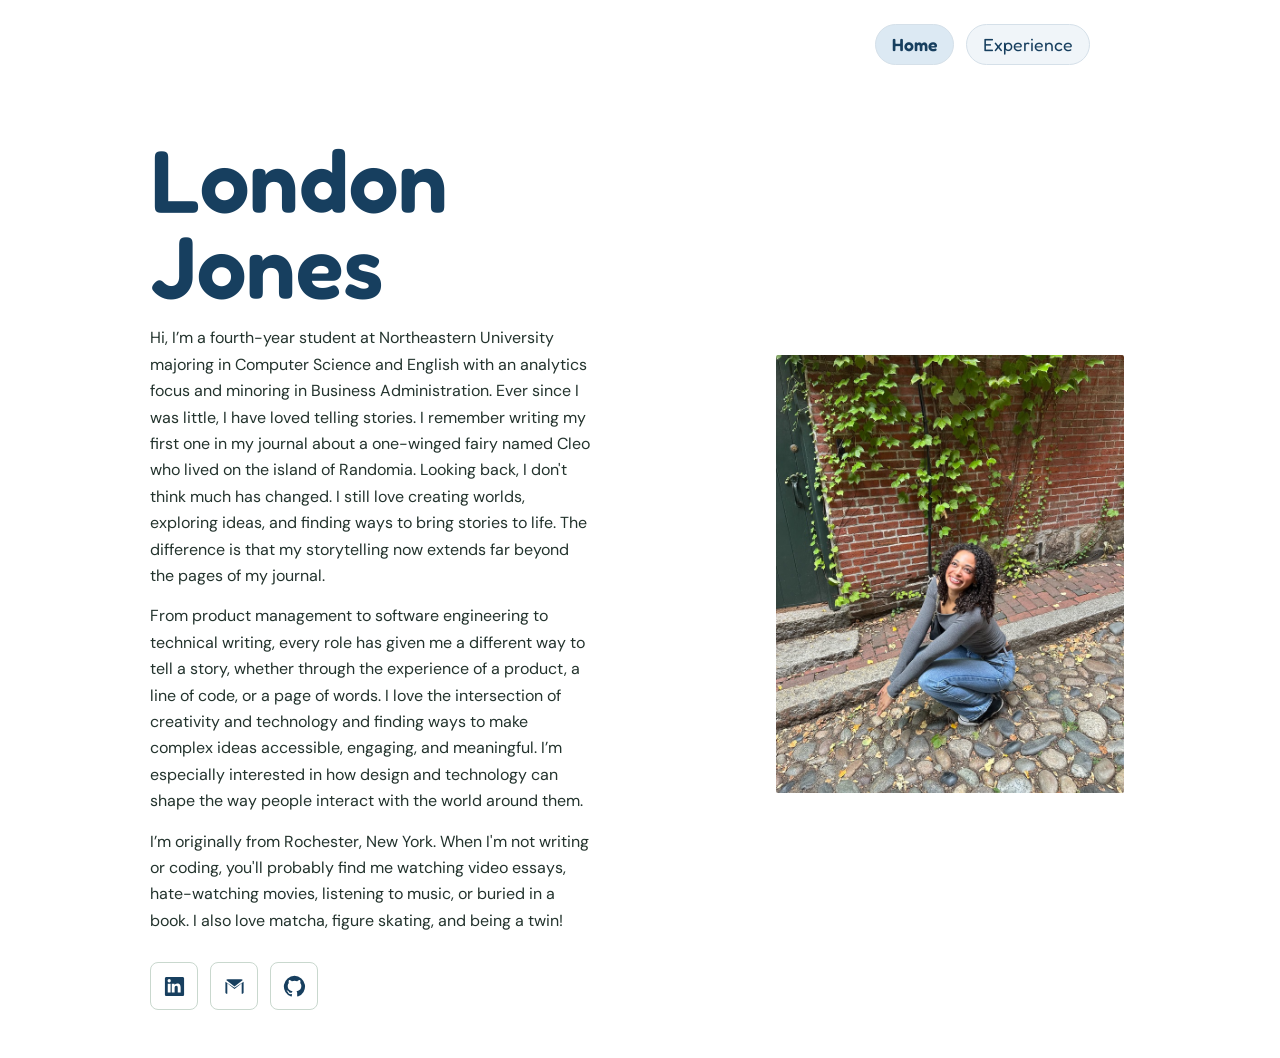
<file: index.html>
<!doctype html>
<html lang="en">
<head>
    <meta charset="utf-8">
    <meta name="viewport" content="width=device-width, initial-scale=1">
    <meta name="theme-color" content="#ffffff">
    <title>London Jones</title>
    <link rel="stylesheet" href="styles.css">
</head>
<body class="home-page">
    <header class="site-header">
        <nav class="site-navigation" aria-label="Main navigation">
            <a href="index.html" aria-current="page">Home</a>
            <a href="experience.html">Experience</a>
        </nav>
    </header>
    <main>
        <section class="intro" aria-labelledby="intro-title">
            <h1 id="intro-title">London Jones</h1>
            <p>Hi, I’m a fourth-year student at Northeastern University majoring in Computer Science and English with an analytics focus and minoring in Business Administration. Ever since I was little, I have loved telling stories. I remember writing my first one in my journal about a one-winged fairy named Cleo who lived on the island of Randomia. Looking back, I don't think much has changed. I still love creating worlds, exploring ideas, and finding ways to bring stories to life. The difference is that my storytelling now extends far beyond the pages of my journal.</p>
            <p>From product management to software engineering to technical writing, every role has given me a different way to tell a story, whether through the experience of a product, a line of code, or a page of words. I love the intersection of creativity and technology and finding ways to make complex ideas accessible, engaging, and meaningful. I’m especially interested in how design and technology can shape the way people interact with the world around them.</p>
            <p>I’m originally from Rochester, New York. When I'm not writing or coding, you'll probably find me watching video essays, hate-watching movies, listening to music, or buried in a book. I also love matcha, figure skating, and being a twin!</p>
            <nav class="social-links" aria-label="Contact and social links">
                <a href="https://www.linkedin.com/in/london--jones/" aria-label="LinkedIn" title="LinkedIn">
                    <svg viewBox="0 0 24 24" aria-hidden="true"><path d="M20.45 2H3.55C2.69 2 2 2.68 2 3.52v16.96c0 .84.69 1.52 1.55 1.52h16.9c.86 0 1.55-.68 1.55-1.52V3.52c0-.84-.69-1.52-1.55-1.52ZM7.93 18.34H4.96V9.01h2.97v9.33ZM6.45 7.73a1.72 1.72 0 1 1 .02-3.44 1.72 1.72 0 0 1-.02 3.44Zm11.89 10.61h-2.96v-4.54c0-1.08-.02-2.47-1.51-2.47-1.51 0-1.74 1.18-1.74 2.39v4.62H9.17V9.01h2.84v1.28h.04c.39-.74 1.36-1.51 2.8-1.51 3 0 3.56 1.97 3.56 4.54v5.02Z"/></svg>
                </a>
                <a href="mailto:london.jones@northeastern.edu" aria-label="Email" title="Gmail">
                    <svg viewBox="0 0 24 24" aria-hidden="true"><path d="M3.3 5.3A2.3 2.3 0 0 1 5 4.5h14a2.3 2.3 0 0 1 1.7.8L12 12.1 3.3 5.3ZM2.5 7v11.2c0 .7.6 1.3 1.3 1.3h.7V8.6L12 14.5l7.5-5.9v10.9h.7c.7 0 1.3-.6 1.3-1.3V7.1L12 13.4 2.5 7Z"/></svg>
                </a>
                <a href="https://github.com/londonjones4189" aria-label="GitHub" title="GitHub">
                    <svg viewBox="0 0 24 24" aria-hidden="true"><path d="M12 .9a11.1 11.1 0 0 0-3.51 21.63c.56.1.76-.24.76-.54v-2.1c-3.1.67-3.76-1.31-3.76-1.31-.51-1.3-1.24-1.65-1.24-1.65-1.02-.7.08-.69.08-.69 1.13.08 1.73 1.16 1.73 1.16 1 1.72 2.62 1.22 3.26.93.1-.73.39-1.22.71-1.5-2.48-.28-5.09-1.24-5.09-5.52 0-1.22.44-2.22 1.16-3-.12-.28-.5-1.42.11-2.96 0 0 .95-.3 3.05 1.15a10.6 10.6 0 0 1 5.55 0c2.1-1.45 3.05-1.15 3.05-1.15.61 1.54.23 2.68.11 2.96.72.78 1.16 1.78 1.16 3 0 4.29-2.61 5.24-5.1 5.51.4.35.76 1.02.76 2.06v3.06c0 .3.2.65.77.54A11.1 11.1 0 0 0 12 .9Z"/></svg>
                </a>
            </nav>
        </section>
        <img class="headshot" src="public/photos/headshot.jpeg" alt="Headshot of London Jones">
    </main>
</body>
</html>
</file>
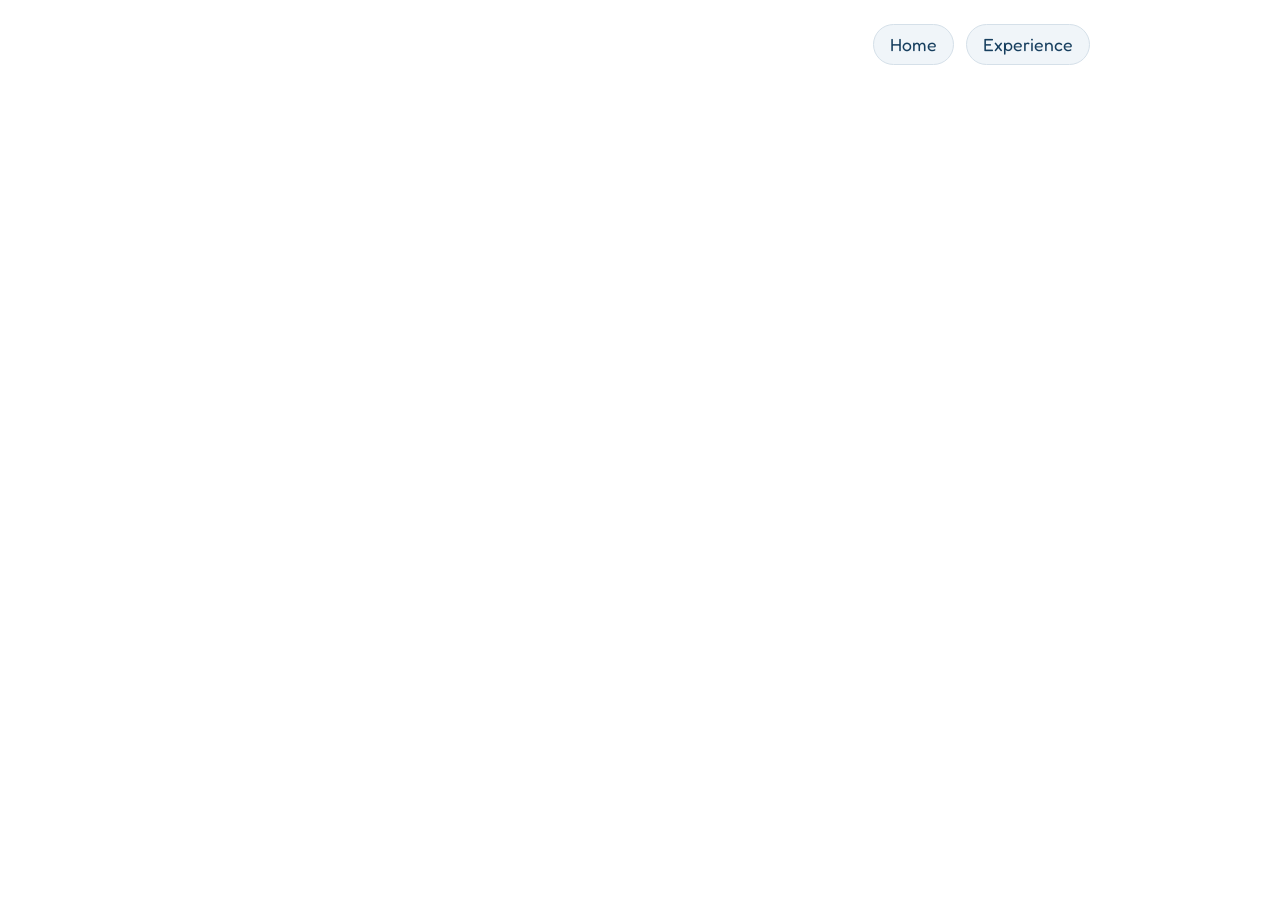
<file: navigation.html>
<!doctype html>

<html lang="en">
<head>
  <meta charset="utf-8">
  <meta name="viewport" content="width=device-width, initial-scale=1">
  <meta name="theme-color" content="#ffffff">
  <title>London Jones</title>
  <link rel="stylesheet" href="styles.css">
</head>
<body class="navigation-page">
    <header class="site-header">
        <nav class="site-navigation" aria-label="Main navigation">
            <a href="index.html">Home</a>
            <a href="experience.html">Experience</a>
        </nav>
    </header>
</body>
</html>
</file>
<file: styles.css>
@import url("https://fonts.googleapis.com/css2?family=DM+Sans:wght@400;500;600&family=Fredoka:wght@500;600&display=swap");

:root {
	--accent: #173f5f;
	--accent-shadow: #b8cce0;
	color-scheme: light;
	font-family: "DM Sans", sans-serif;
	color: #23332d;
	background: #ffffff;
}

* {
	box-sizing: border-box;
}

body {
	min-height: 100vh;
	margin: 0;
	display: grid;
	place-items: center;
	background: #ffffff;
}

main {
	width: min(900px, calc(100% - 48px));
	display: grid;
	grid-template-columns: minmax(0, 1fr) 300px;
	align-items: center;
	gap: clamp(36px, 8vw, 88px);
	padding: 48px 0;
}

h1 {
	margin: 0 0 16px;
	font-family: "Fredoka", "Trebuchet MS", sans-serif;
	font-size: clamp(3rem, 7vw, 5.5rem);
	font-weight: 600;
	line-height: 0.98;
	color: var(--accent);
}

p {
	max-width: 440px;
	margin: 0;
	font-size: 1.1rem;
	line-height: 1.7;
}

.social-links {
	display: flex;
	gap: 12px;
	margin-top: 28px;
}

.social-links a {
	width: 48px;
	height: 48px;
	display: grid;
	place-items: center;
	border: 1px solid #c9d8ce;
	border-radius: 8px;
	color: var(--accent);
	background: #fff;
	transition: transform 160ms ease, border-color 160ms ease, color 160ms ease;
}

.social-links a:hover {
	transform: translateY(-3px);
	border-color: var(--accent);
	color: var(--accent);
}

.social-links a:focus-visible,
.site-navigation a:focus-visible {
	outline: 3px solid var(--accent);
	outline-offset: 3px;
}

.social-links svg {
	width: 23px;
	height: 23px;
	fill: currentColor;
}

.headshot {
	display: block;
	width: 100%;
	aspect-ratio: 4 / 5;
	object-fit: cover;
	border: 6px solid #fff;
	border-radius: 8px;
}

.navigation-page {
	display: block;
}

.home-page {
	display: flex;
	flex-direction: column;
}

.home-page main {
	width: min(980px, calc(100% - 48px));
	grid-template-columns: minmax(0, 1fr) 360px;
	gap: clamp(36px, 6vw, 72px);
	margin: auto;
}

.home-page p {
	font-size: 1rem;
	line-height: 1.65;
}

.intro > p + p {
	margin-top: 14px;
}

.experience-page {
	display: block;
}

.experience-page p {
	font-family: "DM Sans", sans-serif;
	font-size: 1rem;
	line-height: 1.65;
}

.site-header {
	width: min(900px, calc(100% - 48px));
	margin: 0 auto;
	padding: 24px 0;
}

.site-navigation {
	display: flex;
	justify-content: flex-end;
	gap: 12px;
}

.site-navigation a {
	padding: 9px 16px;
	border: 1px solid #d5e0e9;
	border-radius: 999px;
	color: var(--accent);
	background: #f0f5f9;
	font-family: "Fredoka", "Trebuchet MS", sans-serif;
	font-size: 1.1rem;
	text-decoration: none;
	transition: background-color 160ms ease, transform 160ms ease;
}

.site-navigation a:hover {
	transform: translateY(-2px);
	background: #e2edf5;
}

.site-navigation a[aria-current="page"] {
	background: #dce9f3;
	font-weight: 600;
}

.experience-main {
	width: min(760px, calc(100% - 48px));
	display: grid;
	grid-template-columns: repeat(2, minmax(0, 1fr));
	align-items: start;
	gap: 30px 24px;
	margin: 12px auto 64px;
}

.experience-main h1 {
	grid-column: 1 / -1;
	margin-bottom: 0;
	font-size: 3.5rem;
	text-align: center;
}

.tech-stack-section {
	grid-column: 1 / -1;
	grid-row: 2;
	text-align: center;
}

.experience-main > section[aria-labelledby="work-heading"] {
	grid-column: 1;
	grid-row: 3;
}

.experience-main > section[aria-labelledby="leadership-heading"] {
	grid-column: 2;
	grid-row: 3;
}

.experience-stories {
	grid-column: 1 / -1;
	grid-row: 4;
}

.experience-main .experience-stories > h2 {
	margin-bottom: 20px;
	font-size: 2rem;
}

.experience-stories-grid {
	display: grid;
	grid-template-columns: repeat(2, minmax(0, 1fr));
	gap: 24px;
}

.experience-story {
	min-width: 0;
}

.experience-story > img {
	display: block;
	width: 100%;
	height: 320px;
	object-fit: cover;
}

.experience-story-copy {
	padding: 14px 0 0;
}

.experience-story-copy h3 {
	margin: 0 0 10px;
	color: var(--accent);
	font-family: "Fredoka", "Trebuchet MS", sans-serif;
	font-size: 1.4rem;
}

.experience-story-copy p {
	max-width: none;
	margin: 0 0 14px;
}

.experience-story-copy p:last-child {
	margin-bottom: 0;
}

.experience-main .tech-stack-title {
	margin: 0 0 8px;
	font-size: 2rem;
}

.tech-stack-chart {
	width: min(100%, 560px);
	margin: 0 auto;
}

.tech-stack-chart svg {
	display: block;
	width: 100%;
	height: auto;
	overflow: visible;
}

.tech-grid {
	stroke: #d7e2eb;
	stroke-dasharray: 3 5;
}

.tech-guide {
	stroke: #e8eef3;
	stroke-width: 1;
}

.tech-bar {
	cursor: pointer;
	fill: #6b94b5;
	stroke: #ffffff;
	stroke-width: 2;
	transition: fill 150ms ease, opacity 150ms ease;
}

.tech-bar:hover,
.tech-bar.is-active,
.tech-bar:focus-visible {
	fill: var(--accent);
	stroke: #8eb6d6;
	stroke-width: 3;
	outline: none;
}

.tech-label {
	fill: #344a5a;
	font-family: "DM Sans", sans-serif;
	font-size: 13px;
}

.tech-center-label {
	fill: var(--accent);
	font-family: "Fredoka", "Trebuchet MS", sans-serif;
	font-size: 18px;
}

.tech-center-value {
	fill: #5b6d7a;
	font-family: "DM Sans", sans-serif;
	font-size: 12px;
}

.tech-stack-status {
	margin: -4px 0 0;
	color: #53636e;
	font-size: 0.9rem;
}

.experience-main section + section {
	margin-top: 0;
}

.experience-main h2 {
	margin: 0 0 14px;
	color: var(--accent);
	font-family: "Fredoka", "Trebuchet MS", sans-serif;
	text-align: center;
	font-size: 1.8rem;
}

.experience-list {
	display: grid;
	gap: 10px;
	margin: 0;
	padding: 0;
	list-style: none;
}

.experience-item {
	display: flex;
	align-items: center;
	gap: 16px;
	min-height: 88px;
	padding: 12px 16px;
	border: 1px solid #dfe7ed;
	border-radius: 8px;
	background: #fff;
}

.experience-logo {
	flex: 0 0 56px;
	width: 56px;
	height: 56px;
	object-fit: contain;
	border-radius: 6px;
}

.experience-mark {
	display: grid;
	place-items: center;
	background: #edf3f8;
	color: var(--accent);
	font-family: "Fredoka", "Trebuchet MS", sans-serif;
	font-size: 1.25rem;
}

.experience-details h3 {
	margin: 0 0 3px;
	font-size: 1.05rem;
}

.experience-details p {
	line-height: 1.45;
}

.experience-period {
	margin-top: 3px !important;
	font-size: 1rem !important;
	color: #53636e;
}

@media (max-width: 650px) {
	main {
		width: min(440px, calc(100% - 40px));
		grid-template-columns: 1fr;
		gap: 36px;
		padding: 48px 0;
	}

	.home-page main {
		width: min(440px, calc(100% - 40px));
		grid-template-columns: 1fr;
	}

	.intro {
		text-align: center;
	}

	p {
		margin-inline: auto;
	}

	.social-links {
		justify-content: center;
		flex-wrap: wrap;
	}

	.headshot {
		width: min(100%, 320px);
		justify-self: center;
	}

	.site-header {
		width: calc(100% - 40px);
	}

	.site-navigation {
		justify-content: center;
		flex-wrap: wrap;
	}

	.experience-main {
		width: calc(100% - 40px);
		grid-template-columns: 1fr;
		gap: 28px;
		margin-top: 8px;
	}

	.experience-main > section[aria-labelledby="work-heading"],
	.experience-main > section[aria-labelledby="leadership-heading"] {
		grid-column: 1;
		grid-row: auto;
	}

	.experience-stories {
		grid-column: 1;
		grid-row: auto;
	}

	.experience-stories-grid {
		grid-template-columns: 1fr;
	}

	.experience-main h1 {
		font-size: 3rem;
	}

	.experience-item {
		gap: 12px;
		padding-inline: 12px;
	}
}
</file>
